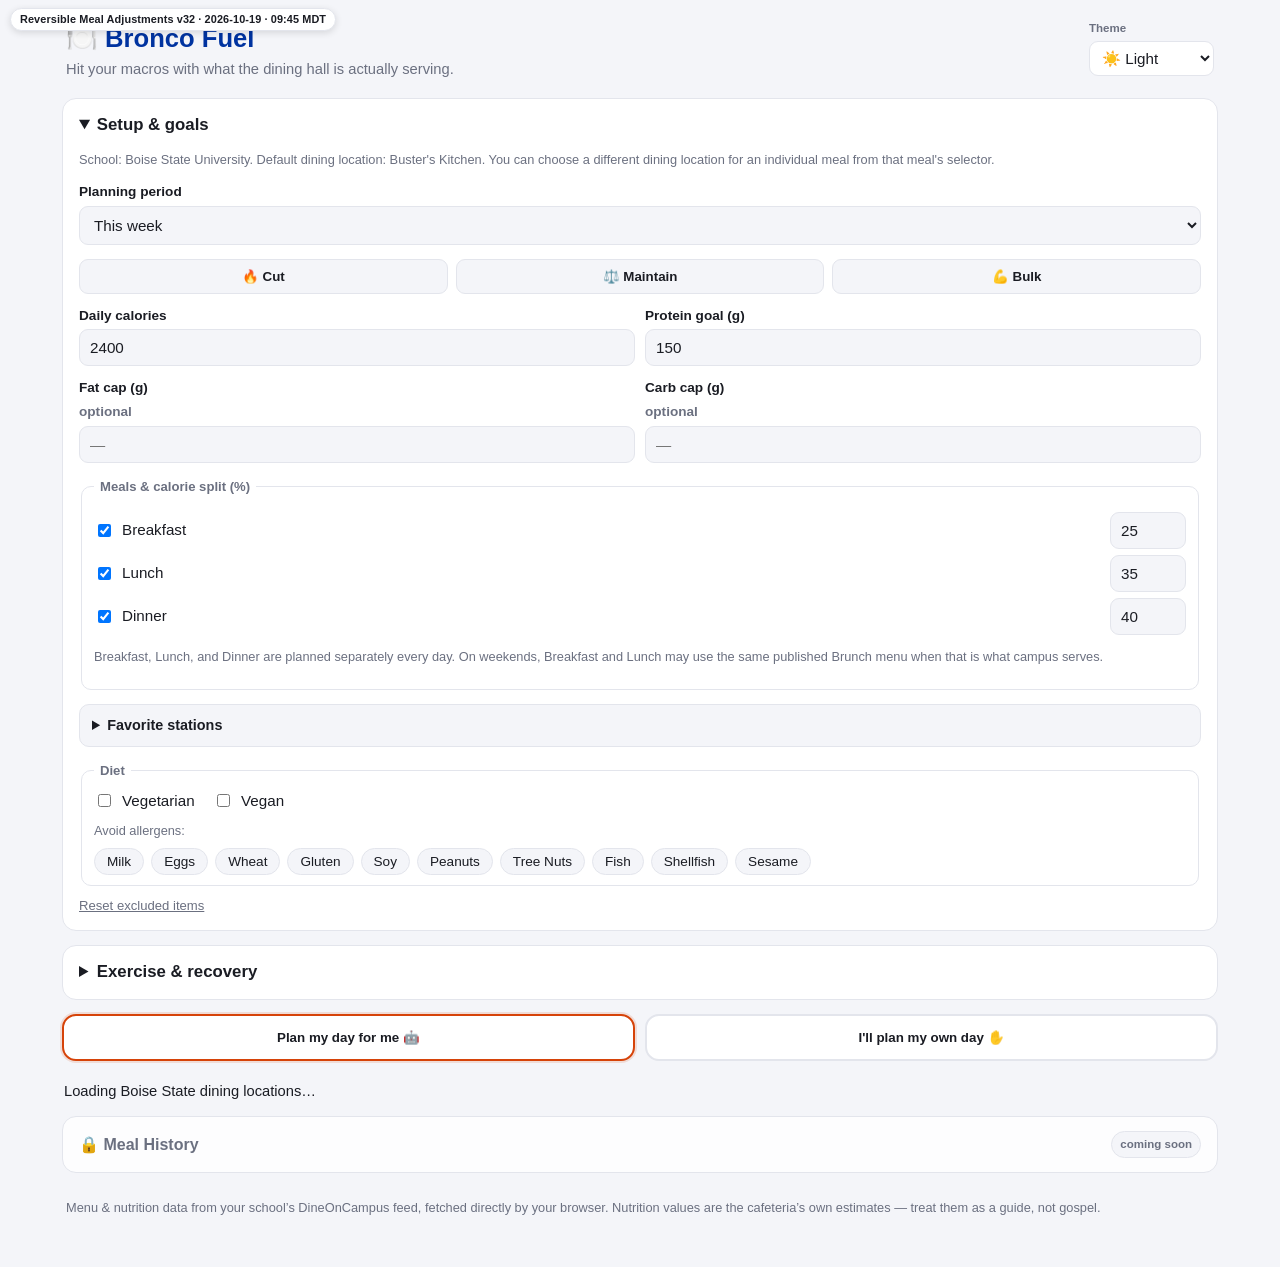
<file: index.html>
<!DOCTYPE html>
<html lang="en">
<head>
  <meta charset="UTF-8" />
  <meta name="viewport" content="width=device-width, initial-scale=1.0, viewport-fit=cover" />
  <meta name="theme-color" content="#0033A0" />
  <title>Bronco Fuel — Cafeteria Meal Planner</title>
  <link rel="manifest" href="manifest.webmanifest" />
  <link rel="icon" href="icon.svg" type="image/svg+xml" />
  <meta name="theme-color" content="#0033A0" />
  <meta name="mobile-web-app-capable" content="yes" />
  <meta name="application-name" content="Bronco Fuel" />
  <link rel="stylesheet" href="style.css" />
</head>
<body>
  <div class="app-version" aria-label="Bronco Fuel build version">Exact Boise State School Selection v29 · 2026-10-13 · 15:35 MDT</div>
  <header class="app-head">
    <div class="head-top">
      <div><h1>🍽️ Bronco Fuel</h1><p class="tagline">Hit your macros with what the dining hall is actually serving.</p></div>
      <label class="theme-control">Theme
        <select id="theme-select" aria-label="Color theme">
          <option value="light">☀️ Light</option>
          <option value="tan">🌾 Tan</option>
          <option value="dark">🌙 Dark</option>
        </select>
      </label>
    </div>
  </header>

  <main>
    <details class="card" open id="setup">
      <summary>Setup &amp; goals</summary>

      <p class="dim small">School: Boise State University. Default dining location: Buster's Kitchen. You can choose a different dining location for an individual meal from that meal's selector.</p>

      <div class="field-row">
        <label>Planning period
          <select id="plan-mode">
            <option value="week">This week</option>
            <option value="today">Today only</option>
          </select>
        </label>
      </div>

      <div class="presets">
        <button type="button" data-preset="cut">🔥 Cut</button>
        <button type="button" data-preset="maintain">⚖️ Maintain</button>
        <button type="button" data-preset="bulk">💪 Bulk</button>
      </div>

      <div class="field-row">
        <label>Daily calories
          <input id="cal" type="number" inputmode="numeric" min="800" max="6000" step="50" />
        </label>
        <label>Protein goal (g)
          <input id="protein" type="number" inputmode="numeric" min="20" max="400" step="5" />
        </label>
      </div>
      <div class="field-row">
        <label>Fat cap (g) <span class="dim">optional</span>
          <input id="fatmax" type="number" inputmode="numeric" min="10" max="300" step="5" placeholder="—" />
        </label>
        <label>Carb cap (g) <span class="dim">optional</span>
          <input id="carbmax" type="number" inputmode="numeric" min="20" max="600" step="10" placeholder="—" />
        </label>
      </div>

      <fieldset class="meals-field">
        <legend>Meals &amp; calorie split (%)</legend>
        <div class="meal-row">
          <label class="check"><input type="checkbox" id="meal-breakfast" /> Breakfast</label>
          <input id="split-breakfast" type="number" inputmode="numeric" min="5" max="80" />
        </div>
        <div class="meal-row">
          <label class="check"><input type="checkbox" id="meal-lunch" /> Lunch</label>
          <input id="split-lunch" type="number" inputmode="numeric" min="5" max="80" />
        </div>
        <div class="meal-row">
          <label class="check"><input type="checkbox" id="meal-dinner" /> Dinner</label>
          <input id="split-dinner" type="number" inputmode="numeric" min="5" max="80" />
        </div>
        <p class="dim small">Breakfast, Lunch, and Dinner are planned separately every day. On weekends, Breakfast and Lunch may use the same published Brunch menu when that is what campus serves.</p>
      </fieldset>

      <details class="station-prefs" id="station-prefs">
        <summary>Favorite stations</summary>
        <p class="dim small">Choose the stations you prefer for each meal. Bronco Fuel will favor those stations when several foods fit your nutrition goals.</p>
        <div id="station-preference-options" class="station-pref-options">
          <div class="dim small">Station choices will appear after a menu has been loaded.</div>
        </div>
      </details>

      <fieldset>
        <legend>Diet</legend>
        <label class="check"><input type="checkbox" id="veg" /> Vegetarian</label>
        <label class="check"><input type="checkbox" id="vegan" /> Vegan</label>
        <div class="dim small" style="margin-top:.5rem">Avoid allergens:</div>
        <div id="allergens" class="chips"></div>
      </fieldset>

      <button type="button" id="reset-excluded" class="linkish">Reset excluded items</button>
    </details>

    <details class="card" id="exercise-card">
      <summary>Exercise &amp; recovery</summary>
      <p class="dim small">Add exercise to increase today’s available calories. Estimates use MET values from the 2024 Adult Compendium of Physical Activities; actual burn varies by person.</p>
      <form id="exercise-form">
        <div class="field-row">
          <label>Date<input id="exercise-date" type="date" required /></label>
          <label>Activity<select id="exercise-activity">
            <option value="lifting">Weight lifting</option><option value="running">Running</option><option value="rucking">Rucking</option><option value="swimming">Swimming</option><option value="walking">Walking</option><option value="boxing">Boxing (moderate)</option><option value="climbing">Climbing (general)</option><option value="cycling">Cycling (general)</option><option value="rowing">Rowing (moderate)</option>
          </select></label>
        </div>
        <div class="field-row">
          <label>Time (minutes)<input id="exercise-minutes" type="number" min="1" step="1" required /></label>
          <label>Body weight (lb)<input id="exercise-weight" type="number" min="50" step="1" required /></label>
        </div>
        <div class="field-row">
          <label>Running/walking/ruck pace (min/mile)<input id="exercise-pace" type="number" min="3" max="30" step="0.1" placeholder="e.g. 9.0" /></label>
          <label>Ruck weight (lb)<input id="exercise-ruck" type="number" min="0" step="1" placeholder="e.g. 40" /></label>
        </div>
        <button class="primary" type="button" id="add-exercise">Add exercise</button>
      </form>
      <div id="exercise-log" class="exercise-list"></div>
    </details>

    <div class="planning-choice" aria-label="Planning style">
      <button id="plan-auto" type="button" class="planning-option selected">Plan my day for me 🤖</button>
      <button id="plan-manual" type="button" class="planning-option">I'll plan my own day ✋</button>
    </div>
    <div class="actions">
      <button id="retry" hidden>Retry connection</button>
    </div>

    <div id="status" class="status" hidden></div>

    <div id="results"></div>

    <div class="card coming-soon-card" id="history" aria-disabled="true">
      <div class="coming-soon-row">
        <span class="coming-soon-title">🔒 Meal History</span>
        <span class="coming-soon-badge">coming soon</span>
      </div>
    </div>
  </main>

  <footer class="dim small">
    Menu &amp; nutrition data from your school’s DineOnCampus feed, fetched directly by your browser.
    Nutrition values are the cafeteria’s own estimates — treat them as a guide, not gospel.
  </footer>

  <script type="module" src="js/app.js?v=20261019-v32"></script>
  <script>
    if ('serviceWorker' in navigator) {
      window.addEventListener('load', () => navigator.serviceWorker.register('./service-worker.js?v=20261013-v29', { updateViaCache: 'none' }).then((registration) => registration.update()).catch(() => {}));
    }
  </script>
</body>
</html>
</file>
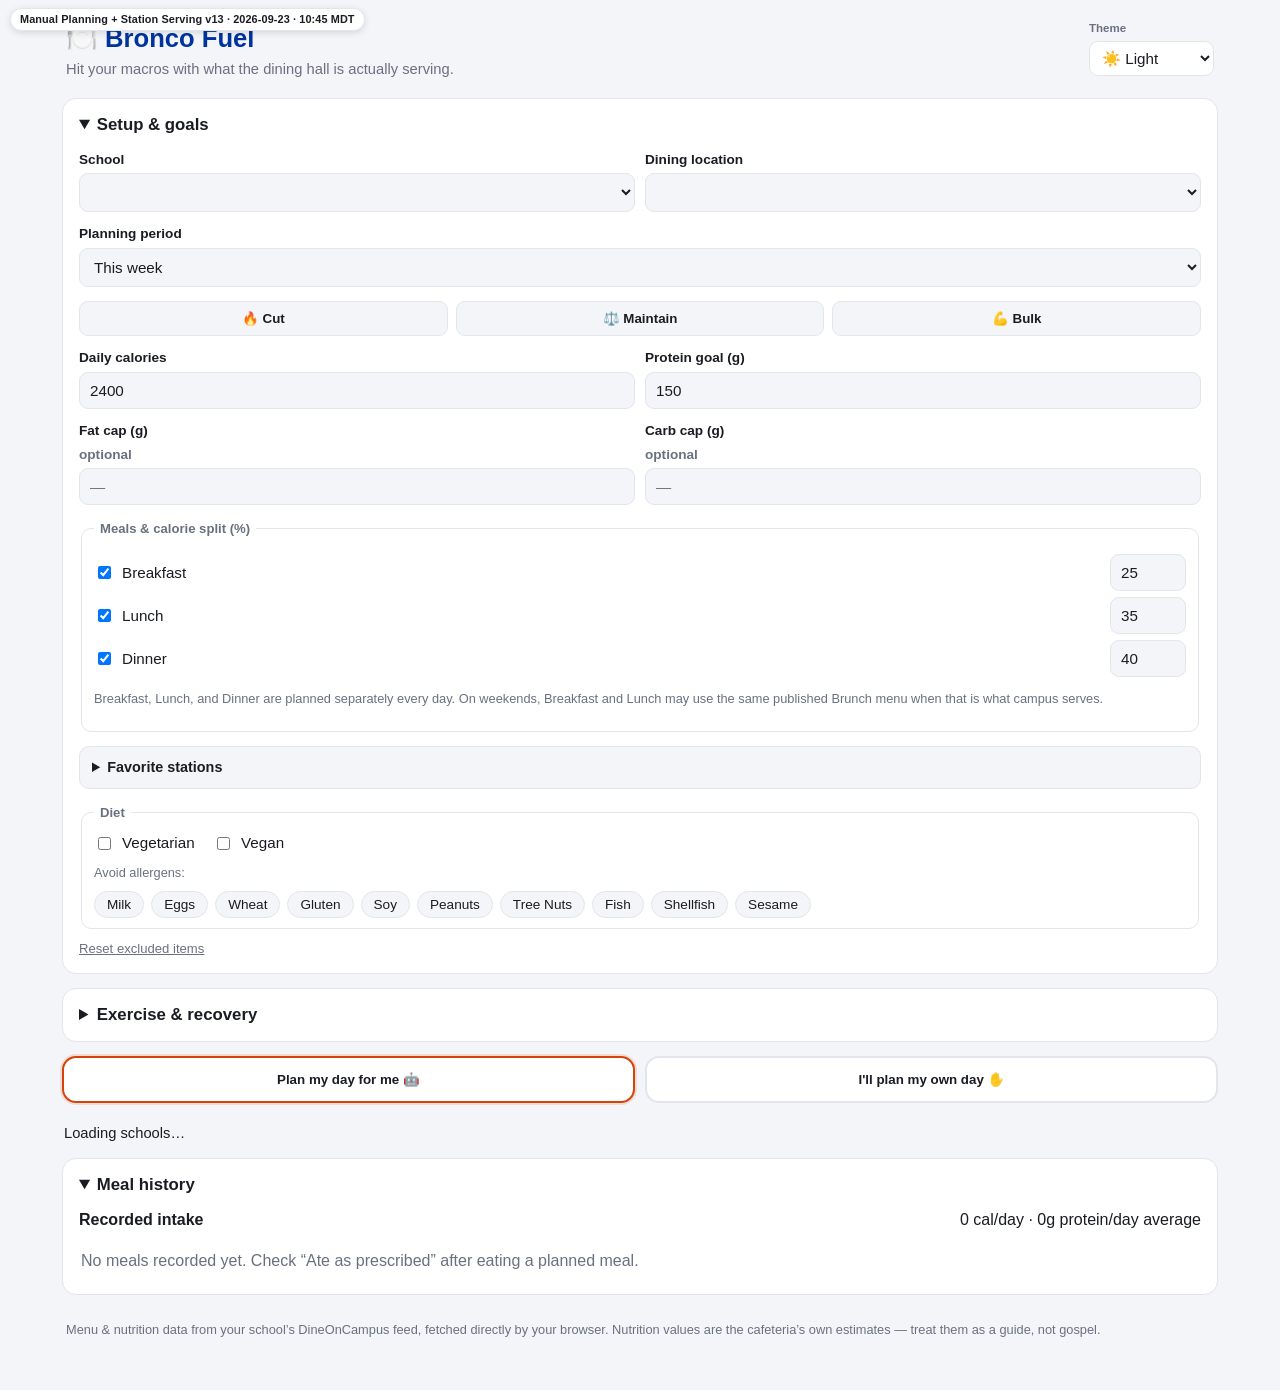
<file: js/index.html>
<!DOCTYPE html>
<html lang="en">
<head>
  <meta charset="UTF-8" />
  <meta name="viewport" content="width=device-width, initial-scale=1.0, viewport-fit=cover" />
  <meta name="theme-color" content="#0033A0" />
  <title>Bronco Fuel — Cafeteria Meal Planner</title>
  <link rel="manifest" href="manifest.webmanifest" />
  <link rel="icon" href="icon.svg" type="image/svg+xml" />
  <meta name="theme-color" content="#0033A0" />
  <meta name="mobile-web-app-capable" content="yes" />
  <meta name="application-name" content="Bronco Fuel" />
  <link rel="stylesheet" href="style.css" />
</head>
<body>
  <div class="app-version" aria-label="Bronco Fuel build version">Manual Planning + Station Serving v13 · 2026-09-23 · 10:45 MDT</div>
  <header class="app-head">
    <div class="head-top">
      <div><h1>🍽️ Bronco Fuel</h1><p class="tagline">Hit your macros with what the dining hall is actually serving.</p></div>
      <label class="theme-control">Theme
        <select id="theme-select" aria-label="Color theme">
          <option value="light">☀️ Light</option>
          <option value="tan">🌾 Tan</option>
          <option value="dark">🌙 Dark</option>
        </select>
      </label>
    </div>
  </header>

  <main>
    <details class="card" open id="setup">
      <summary>Setup &amp; goals</summary>

      <div class="field-row">
        <label>School
          <select id="school"></select>
        </label>
        <label>Dining location
          <select id="location"></select>
        </label>
      </div>

      <div class="field-row">
        <label>Planning period
          <select id="plan-mode">
            <option value="week">This week</option>
            <option value="today">Today only</option>
          </select>
        </label>
      </div>

      <div class="presets">
        <button type="button" data-preset="cut">🔥 Cut</button>
        <button type="button" data-preset="maintain">⚖️ Maintain</button>
        <button type="button" data-preset="bulk">💪 Bulk</button>
      </div>

      <div class="field-row">
        <label>Daily calories
          <input id="cal" type="number" inputmode="numeric" min="800" max="6000" step="50" />
        </label>
        <label>Protein goal (g)
          <input id="protein" type="number" inputmode="numeric" min="20" max="400" step="5" />
        </label>
      </div>
      <div class="field-row">
        <label>Fat cap (g) <span class="dim">optional</span>
          <input id="fatmax" type="number" inputmode="numeric" min="10" max="300" step="5" placeholder="—" />
        </label>
        <label>Carb cap (g) <span class="dim">optional</span>
          <input id="carbmax" type="number" inputmode="numeric" min="20" max="600" step="10" placeholder="—" />
        </label>
      </div>

      <fieldset class="meals-field">
        <legend>Meals &amp; calorie split (%)</legend>
        <div class="meal-row">
          <label class="check"><input type="checkbox" id="meal-breakfast" /> Breakfast</label>
          <input id="split-breakfast" type="number" inputmode="numeric" min="5" max="80" />
        </div>
        <div class="meal-row">
          <label class="check"><input type="checkbox" id="meal-lunch" /> Lunch</label>
          <input id="split-lunch" type="number" inputmode="numeric" min="5" max="80" />
        </div>
        <div class="meal-row">
          <label class="check"><input type="checkbox" id="meal-dinner" /> Dinner</label>
          <input id="split-dinner" type="number" inputmode="numeric" min="5" max="80" />
        </div>
        <p class="dim small">Breakfast, Lunch, and Dinner are planned separately every day. On weekends, Breakfast and Lunch may use the same published Brunch menu when that is what campus serves.</p>
      </fieldset>

      <details class="station-prefs" id="station-prefs">
        <summary>Favorite stations</summary>
        <p class="dim small">Choose the stations you prefer for each meal. Bronco Fuel will favor those stations when several foods fit your nutrition goals.</p>
        <div id="station-preference-options" class="station-pref-options">
          <div class="dim small">Station choices will appear after a menu has been loaded.</div>
        </div>
      </details>

      <fieldset>
        <legend>Diet</legend>
        <label class="check"><input type="checkbox" id="veg" /> Vegetarian</label>
        <label class="check"><input type="checkbox" id="vegan" /> Vegan</label>
        <div class="dim small" style="margin-top:.5rem">Avoid allergens:</div>
        <div id="allergens" class="chips"></div>
      </fieldset>

      <button type="button" id="reset-excluded" class="linkish">Reset excluded items</button>
    </details>

    <details class="card" id="exercise-card">
      <summary>Exercise &amp; recovery</summary>
      <p class="dim small">Add exercise to increase today’s available calories. Estimates use MET values from the 2024 Adult Compendium of Physical Activities; actual burn varies by person.</p>
      <form id="exercise-form">
        <div class="field-row">
          <label>Date<input id="exercise-date" type="date" required /></label>
          <label>Activity<select id="exercise-activity">
            <option value="lifting">Weight lifting</option><option value="running">Running</option><option value="rucking">Rucking</option><option value="swimming">Swimming</option><option value="walking">Walking</option>
          </select></label>
        </div>
        <div class="field-row">
          <label>Time (minutes)<input id="exercise-minutes" type="number" min="1" step="1" required /></label>
          <label>Body weight (lb)<input id="exercise-weight" type="number" min="50" step="1" required /></label>
        </div>
        <div class="field-row">
          <label>Running/walking/ruck pace (min/mile)<input id="exercise-pace" type="number" min="3" max="30" step="0.1" placeholder="e.g. 9.0" /></label>
          <label>Ruck weight (lb)<input id="exercise-ruck" type="number" min="0" step="1" placeholder="e.g. 40" /></label>
        </div>
        <button class="primary" type="button" id="add-exercise">Add exercise</button>
      </form>
      <div id="exercise-log" class="exercise-list"></div>
    </details>

    <div class="planning-choice" aria-label="Planning style">
      <button id="plan-auto" type="button" class="planning-option selected">Plan my day for me 🤖</button>
      <button id="plan-manual" type="button" class="planning-option">I'll plan my own day ✋</button>
    </div>
    <div class="actions">
      <button id="retry" hidden>Retry connection</button>
    </div>

    <div id="status" class="status" hidden></div>

    <div id="results"></div>

    <details class="card" id="history" open>
      <summary>Meal history</summary>
    </details>
  </main>

  <footer class="dim small">
    Menu &amp; nutrition data from your school’s DineOnCampus feed, fetched directly by your browser.
    Nutrition values are the cafeteria’s own estimates — treat them as a guide, not gospel.
  </footer>

  <script type="module" src="js/app.js?v=20260923-v13"></script>
  <script>
    if ('serviceWorker' in navigator) {
      window.addEventListener('load', () => navigator.serviceWorker.register('./service-worker.js'));
    }
  </script>
</body>
</html>
</file>
<file: style.css>
:root {
  --blue: #0033a0;
  --orange: #d64309;
  --bg: #f4f5f9;
  --card: #ffffff;
  --text: #1a1c23;
  --dim: #6b7080;
  --line: #e3e5ec;
  --good: #1a7f37;
  --bad: #c0392b;
  --radius: 14px;
}

body[data-theme="tan"] {
  --blue: #365c78; --orange: #a85a28; --bg: #eee3cf; --card: #fffaf0;
  --text: #3c3025; --dim: #786b5c; --line: #d9ccb7; --good: #4d7a4a; --bad: #a34b3d;
}
body[data-theme="dark"] {
  --blue: #7ea2ff; --orange: #f07a43; --bg: #12141a; --card: #1d2027;
  --text: #eceef4; --dim: #9aa0ae; --line: #2c303a; --good: #4ade80; --bad: #f87171;
}


* { box-sizing: border-box; }

body {
  margin: 0 auto;
  width: min(100% - 24px, 1180px);
  padding: 0 12px calc(24px + env(safe-area-inset-bottom));
  font-family: -apple-system, BlinkMacSystemFont, "Segoe UI", Roboto, sans-serif;
  background: var(--bg);
  color: var(--text);
  line-height: 1.45;
}

.app-head { padding: 20px 4px 4px; }
.head-top { display:flex; align-items:flex-start; justify-content:space-between; gap:18px; }
.theme-control { display:flex; flex-direction:column; gap:4px; font-size:.72rem; font-weight:700; color:var(--dim); min-width:125px; }
.theme-control select { padding:7px 8px; border:1px solid var(--line); border-radius:9px; background:var(--card); color:var(--text); }
.app-head h1 { margin: 0; font-size: 1.6rem; color: var(--blue); }
.tagline { margin: 2px 0 0; color: var(--dim); font-size: 0.92rem; }

.card {
  background: var(--card);
  border: 1px solid var(--line);
  border-radius: var(--radius);
  padding: 14px 16px;
  margin: 14px 0;
}
.card summary {
  font-weight: 700;
  cursor: pointer;
  font-size: 1.05rem;
  outline: none;
}

.field-row { display: flex; gap: 10px; margin-top: 12px; }
.field-row label { flex: 1; display: flex; flex-direction: column; font-size: 0.85rem; font-weight: 600; gap: 4px; }

select, input[type="number"], input[type="date"] {
  width: 100%;
  padding: 9px 10px;
  border: 1px solid var(--line);
  border-radius: 9px;
  background: var(--bg);
  color: var(--text);
  font-size: 0.95rem;
}

.presets { display: flex; gap: 8px; margin-top: 14px; }
.presets button {
  flex: 1;
  padding: 9px 0;
  border: 1px solid var(--line);
  border-radius: 9px;
  background: var(--bg);
  color: var(--text);
  font-weight: 600;
  cursor: pointer;
}
.presets button:active { transform: scale(0.97); }

fieldset {
  border: 1px solid var(--line);
  border-radius: 10px;
  margin-top: 14px;
  padding: 10px 12px;
}
legend { font-size: 0.82rem; font-weight: 700; color: var(--dim); padding: 0 6px; }

.meal-row { display: flex; align-items: center; justify-content: space-between; gap: 10px; margin: 6px 0; }
.meal-row input[type="number"] { width: 76px; }
.check { display: inline-flex; align-items: center; gap: 8px; font-size: 0.95rem; margin-right: 14px; }

.chips { display: flex; flex-wrap: wrap; gap: 7px; margin-top: 8px; }
.chip {
  border: 1px solid var(--line);
  background: var(--bg);
  color: var(--text);
  border-radius: 999px;
  padding: 5px 12px;
  font-size: 0.85rem;
  cursor: pointer;
}
.chip-on { background: var(--orange); border-color: var(--orange); color: #fff; }

.linkish {
  background: none; border: none; color: var(--dim);
  text-decoration: underline; font-size: 0.82rem; margin-top: 12px; cursor: pointer; padding: 0;
}


.planning-choice { display:grid; grid-template-columns:repeat(2,minmax(0,1fr)); gap:10px; margin:14px 0 8px; }
.planning-option { padding:14px 12px; border:2px solid var(--line); border-radius:var(--radius); background:var(--card); color:var(--text); font-weight:800; cursor:pointer; }
.planning-option.selected { border-color:var(--orange); box-shadow:0 0 0 2px color-mix(in srgb, var(--orange) 14%, transparent); }
.planning-option:disabled { opacity:.6; cursor:wait; }

.manual-picker { margin:7px 0 2px; padding:8px; border:1px solid var(--line); border-radius:10px; background:var(--bg); }
.manual-picker-title { display:flex; align-items:baseline; justify-content:space-between; gap:8px; font-weight:800; margin-bottom:5px; font-size:.9rem; }
.manual-picker-note { margin-top:5px; }
.manual-picker-empty { border-style:solid; }
.manual-food-group { border:1px solid var(--line); border-radius:8px; background:var(--card); margin-top:5px; overflow:hidden; }
.manual-food-group summary { padding:6px 8px; cursor:pointer; list-style-position:inside; font-size:.78rem; font-weight:800; color:var(--text); }
.manual-food-group summary::marker { color:var(--orange); }
.manual-food-list { border-top:1px solid var(--line); }
.manual-food-row { width:100%; min-height:42px; display:flex; align-items:center; justify-content:space-between; gap:10px; padding:5px 8px; border:0; border-bottom:1px solid var(--line); background:transparent; color:var(--text); text-align:left; cursor:pointer; }
.manual-food-row:last-child { border-bottom:0; }
.manual-food-row:hover { background:var(--bg); }
.manual-food-row:active { transform:scale(.995); }
.manual-food-name { flex:1; min-width:0; font-size:.84rem; font-weight:700; line-height:1.15; }
.manual-food-name-wrap { flex:1; min-width:0; display:flex; flex-direction:column; align-items:flex-start; gap:2px; }
.manual-food-station { color:var(--dim); opacity:.78; font-size:.66rem; font-weight:500; line-height:1.1; }
.manual-food-stats { flex:0 0 auto; display:flex; flex-direction:column; align-items:flex-end; gap:0; color:var(--dim); font-size:.66rem; line-height:1.2; text-align:right; white-space:nowrap; }
.manual-food-stats span:first-child { color:var(--good); font-weight:800; }

.manual-picker-scroll { max-height: 192px; overflow-y: auto; padding-right: 3px; }
.manual-picker-scroll::-webkit-scrollbar { width: 7px; }
.manual-picker-scroll::-webkit-scrollbar-thumb { background: var(--line); border-radius: 8px; }
.calorie-adjustment { margin: 7px 0 0 6px; padding: 7px 9px; border: 1px solid var(--line); border-radius: 8px; background: var(--bg); font-size: .76rem; font-weight: 700; }
.calorie-overallocated { border-color: color-mix(in srgb, var(--bad) 55%, var(--line)); color: var(--bad); }
.extra-overflow-overlay { position: fixed; inset: 0; z-index: 1000; display: flex; align-items: center; justify-content: center; padding: 18px; background: color-mix(in srgb, #000 48%, transparent); }
.extra-overflow-card { width: min(520px, 100%); max-height: min(80vh, 650px); overflow: auto; padding: 16px; border: 1px solid var(--line); border-radius: 14px; background: var(--card); color: var(--text); box-shadow: 0 18px 50px rgba(0,0,0,.28); }
.extra-overflow-title { font-size: 1.05rem; font-weight: 850; margin-bottom: 7px; }
.extra-overflow-copy { font-size: .84rem; line-height: 1.4; }
.extra-overflow-subtitle { margin: 14px 0 6px; color: var(--dim); font-size: .76rem; font-weight: 800; text-transform: uppercase; letter-spacing: .04em; }
.extra-removal-list { display: grid; gap: 6px; max-height: 260px; overflow-y: auto; }
.extra-removal-option { display:flex; justify-content:space-between; align-items:center; gap:10px; width:100%; padding:9px 10px; border:1px solid var(--line); border-radius:8px; background:var(--bg); color:var(--text); text-align:left; cursor:pointer; }
.extra-removal-option:hover { border-color: var(--orange); }
.extra-removal-stats { flex:0 0 auto; color:var(--dim); font-size:.72rem; white-space:nowrap; }
.extra-overflow-override { width:100%; margin-top:12px; }
.extra-overflow-cancel { width:100%; margin-top:7px; padding:9px; border:1px solid var(--line); border-radius:8px; background:var(--bg); color:var(--text); font-weight:700; cursor:pointer; }

.meal-collapse-toggle { display:none; }
.meal-body-collapsed { display:none; }

.actions { display: flex; gap: 10px; }
button.primary {
  flex: 1;
  padding: 14px;
  font-size: 1.05rem;
  font-weight: 700;
  color: #fff;
  background: var(--orange);
  border: none;
  border-radius: var(--radius);
  cursor: pointer;
}
button.primary:disabled { opacity: 0.6; }
#retry {
  padding: 14px 18px; border-radius: var(--radius);
  border: 1px solid var(--line); background: var(--card); color: var(--text); cursor: pointer;
}

.status { margin: 12px 2px; font-size: 0.92rem; }
.status.error { color: var(--bad); font-weight: 600; }

.day {
  background: var(--card);
  border: 1px solid var(--line);
  border-radius: var(--radius);
  padding: 4px 16px 12px;
  margin: 16px 0;
}
.day-head { display: flex; align-items: baseline; justify-content: space-between; gap: 8px; flex-wrap: wrap; }
.day-head h2 { font-size: 1.12rem; margin: 12px 0 4px; }
.day-summary { color: var(--dim); font-size: 0.88rem; font-weight: 600; }

.meal { border-top: 1px solid var(--line); padding-top: 10px; margin-top: 10px; }
.meal-head { display: flex; flex-direction: column; gap: 6px; }
.meal-name { font-weight: 700; color: var(--orange); text-transform: uppercase; font-size: 0.82rem; letter-spacing: 0.06em; }

.totals-nums { display: flex; gap: 12px; flex-wrap: wrap; font-size: 0.83rem; color: var(--dim); }
.totals-nums .good { color: var(--good); font-weight: 700; }
.totals-nums .short { color: var(--bad); font-weight: 700; }

.bar { height: 6px; border-radius: 3px; background: var(--line); overflow: hidden; }
.bar-fill { height: 100%; background: var(--good); border-radius: 3px; transition: width 0.3s; }
.bar-fill.over { background: var(--bad); }

.stations { margin-top: 8px; }
.station { margin: 10px 0; }
.station-name { font-weight: 700; font-size: 0.94rem; margin-bottom: 4px; }

.item { display: flex; align-items: center; gap: 10px; padding: 6px 0 6px 6px; }
.servings {
  min-width: 34px; text-align: center;
  background: var(--blue); color: #fff;
  border-radius: 8px; font-weight: 800; font-size: 0.9rem; padding: 3px 0;
}
.item-body { flex: 1; min-width: 0; }
.item-name { font-weight: 600; font-size: 0.95rem; }
.item-meta { color: var(--dim); font-size: 0.8rem; }

.swap {
  border: 1px solid var(--line); background: none; color: var(--dim);
  border-radius: 8px; width: 30px; height: 30px; cursor: pointer; flex: none;
}
.swap:hover { color: var(--bad); border-color: var(--bad); }

.dim { color: var(--dim); }
.small { font-size: 0.8rem; }
.pad { padding: 8px 2px; }

footer { margin: 26px 4px; }


/* Meal additions: fruit, vegetable, and drink */
.meal-extras { display: grid; grid-template-columns: repeat(3, minmax(0, 1fr)); gap: 8px; margin: 10px 0 2px 6px; }
.meal-extra { background: var(--bg); border: 1px solid var(--line); border-radius: 9px; padding: 8px 9px; min-width: 0; }
.extra-label { color: var(--dim); font-size: 0.72rem; font-weight: 700; text-transform: uppercase; letter-spacing: 0.04em; }
.extra-name { font-size: 0.88rem; font-weight: 650; margin-top: 2px; overflow-wrap: anywhere; }
.extra-note { margin: 7px 0 0 6px; }
@media (max-width: 460px) { .meal-extras { grid-template-columns: 1fr; } }

.extra-select {
  width: 100%;
  margin-top: 3px;
  padding: 6px 7px;
  border: 1px solid var(--line);
  border-radius: 8px;
  background: var(--card);
  color: var(--text);
  font-size: 0.84rem;
}
.extra-select:focus { outline: 2px solid color-mix(in srgb, var(--blue) 35%, transparent); outline-offset: 1px; }

/* Added features: exercise, meal confirmation, produce/drink selectors, history */
.meal-extras { display: grid; grid-template-columns: repeat(3, 1fr); gap: 8px; margin-top: 10px; }
.meal-extra { border: 1px solid var(--line); border-radius: 10px; padding: 8px; background: var(--bg); min-width: 0; }
.extra-label { color: var(--dim); font-size: .76rem; font-weight: 700; margin-bottom: 4px; }
.extra-select { padding: 7px 8px; font-size: .82rem; }
.extra-empty { opacity: .8; }
.extra-note { margin-top: 7px; }
.eaten-check { display: inline-flex; align-items: center; gap: 6px; font-size: .82rem; font-weight: 600; color: var(--good); }
.meal-eaten { border-left: 4px solid var(--good); padding-left: 12px; }
.exercise-day-note { margin: 2px 0 5px; }
#exercise-form .primary { margin-top: 10px; width: 100%; }
.exercise-list { margin-top: 12px; }
.exercise-entry { display: flex; align-items: center; justify-content: space-between; gap: 10px; border-top: 1px solid var(--line); padding: 9px 0; }
.history-summary { display:flex; justify-content:space-between; gap:10px; margin: 10px 0; flex-wrap:wrap; }
.history-chart { margin: 10px 0 16px; }
.history-row { display:grid; grid-template-columns: 82px 1fr; gap:8px; align-items:center; margin:7px 0; }
.history-date { font-size:.72rem; color:var(--dim); }
.history-bars { display:flex; flex-direction:column; gap:3px; }
.history-bar { min-width: 48px; color:#fff; border-radius:4px; padding:2px 6px; font-size:.68rem; white-space:nowrap; overflow:hidden; }
.history-bar.cal { background:var(--orange); }
.history-bar.pro { background:var(--blue); }
.history-day { border-top:1px solid var(--line); padding:8px 0; }
.history-meal { padding:7px 0 7px 8px; border-left:2px solid var(--line); display:grid; gap:2px; }
@media (max-width: 520px) { .meal-extras { grid-template-columns: 1fr; } .history-row { grid-template-columns: 70px 1fr; } }


/* Meal completion: make the confirmation unmistakable and visually finish the meal. */
.meal-title-row { display:flex; align-items:center; justify-content:space-between; gap:10px; width:100%; }
.eaten-check {
  display:flex; align-items:center; gap:10px; width:100%; margin:4px 0 8px;
  padding:10px 12px; border:2px solid var(--line); border-radius:10px;
  background:var(--card); color:var(--text); font-size:1rem; font-weight:750; cursor:pointer;
  transition:opacity .15s, background .15s, border-color .15s;
}
.eaten-check input { position:absolute; opacity:0; width:1px; height:1px; pointer-events:none; }
.eaten-box {
  width:24px; height:24px; flex:0 0 24px; border:2px solid var(--dim); border-radius:5px;
  display:grid; place-items:center; background:var(--card); color:#fff; font-size:17px; line-height:1;
}
.eaten-check:hover { border-color:var(--blue); }
.eaten-check.checked { border-color:var(--good); background:color-mix(in srgb, var(--good) 10%, var(--card)); }
.eaten-check.checked .eaten-box { border-color:var(--good); background:var(--good); }
.eaten-label { line-height:1.2; }
.meal-complete-badge {
  color:var(--good); font-size:.78rem; font-weight:850; letter-spacing:.04em; white-space:nowrap;
}
.meal-eaten { opacity:.66; border-left:5px solid var(--good); padding-left:12px; }
.meal-eaten .meal-name, .meal-eaten .item-name { text-decoration:line-through; text-decoration-thickness:2px; }
.meal-eaten .meal-complete-badge { opacity:1; }
@media (max-width:460px) {
  .meal-title-row { align-items:flex-start; flex-direction:column; gap:3px; }
  .meal-complete-badge { font-size:.72rem; }
}

/* Exercise editing and station-aware produce choices */
.exercise-actions { display:flex; align-items:center; gap:6px; flex-shrink:0; }
.exercise-actions .swap { min-width: 44px; }
.exercise-editor { border:2px solid var(--blue); border-radius:10px; padding:10px; margin:10px 0; background:var(--bg); }
.exercise-edit-actions { display:flex; gap:8px; margin-top:10px; }
.exercise-edit-actions button { flex:1; }
.exercise-entry .swap { cursor:pointer; }


/* Responsive daily plan: one column on narrow screens, all meals side-by-side on wide screens. */
.day-meals { display:grid; grid-template-columns:1fr; gap:24px; }
@media (min-width: 984px) {
  .day-meals { grid-template-columns:repeat(3, minmax(288px, 1fr)); gap:48px; align-items:start; }
}
.day-nav { display:flex; align-items:center; justify-content:space-between; gap:12px; margin:8px 0 12px; }
.day-nav-center { text-align:center; flex:1; }
.day-nav h2 { margin:0; }
.day-nav button { border:1px solid var(--line); background:var(--card); color:var(--text); border-radius:10px; min-width:44px; min-height:40px; cursor:pointer; font-size:1.1rem; }
.day-nav .today-btn { padding:8px 12px; font-size:.82rem; font-weight:700; }
.day-unplanned { text-align:center; padding:28px 16px; border:1px dashed var(--line); border-radius:12px; background:var(--bg); }
.day-locked { opacity:.72; }
.meal.future-meal .eaten-check { opacity:.55; cursor:not-allowed; }
.meal.past-meal .extra-select, .meal.past-meal .swap { pointer-events:none; opacity:.55; }
.meal.past-meal { opacity:.78; }
@media (max-width:700px) { .head-top { flex-direction:column; } .theme-control { align-self:flex-end; } }

/* Favorite station preferences and multi-drink tracking */
.station-prefs { border:1px solid var(--line); border-radius:10px; padding:10px 12px; margin-top:14px; background:var(--bg); }
.station-prefs summary { cursor:pointer; font-weight:700; font-size:.9rem; }
.station-pref-options { margin-top:10px; display:grid; gap:10px; }
.station-pref-group { display:flex; flex-wrap:wrap; gap:7px 14px; align-items:center; padding-top:8px; border-top:1px solid var(--line); }
.station-pref-group strong { width:100%; color:var(--orange); font-size:.8rem; text-transform:uppercase; letter-spacing:.04em; }
.station-pref-check { margin:0; font-size:.85rem; }
.drink-extra { grid-column: 1 / -1; }
.drink-add-row { display:grid; grid-template-columns:minmax(0, 1fr); gap:8px; align-items:stretch; }
.drink-add-row .extra-select { width:100%; min-width:0; }
.add-drink { white-space:nowrap; width:100%; }
.add-drink { border:1px solid var(--blue); background:var(--blue); color:#fff; border-radius:8px; padding:7px 9px; font-weight:700; cursor:pointer; white-space:nowrap; }
.add-drink:disabled { opacity:.55; cursor:not-allowed; }
.drink-list { margin-top:7px; display:grid; gap:5px; }
.drink-row { display:flex; justify-content:space-between; gap:7px; align-items:center; font-size:.78rem; padding:5px 6px; border-radius:7px; background:color-mix(in srgb, var(--blue) 8%, var(--bg)); }
.drink-remove { width:25px; height:25px; border:1px solid var(--line); background:var(--card); color:var(--bad); border-radius:6px; cursor:pointer; }


/* Keep fruit and vegetable selectors balanced within their shared row. */
.meal-extras { grid-template-columns: repeat(2, minmax(0, 1fr)); }
.meal-extra:nth-child(3) { grid-column: 1 / -1; }
@media (max-width: 520px) { .meal-extras { grid-template-columns: 1fr; } .meal-extra:nth-child(3) { grid-column: auto; } }


/* Direct food swaps and per-meal dining-location overrides */
.meal-location { display:flex; align-items:center; gap:8px; flex-wrap:wrap; font-size:.82rem; margin:2px 0 2px; }
.meal-location-label { color:var(--dim); font-weight:700; }
.meal-location-select { width:auto; min-width:190px; max-width:100%; padding:7px 9px; }
.swap-panel { margin:2px 0 8px 44px; padding:9px; border:1px solid var(--line); border-radius:10px; background:var(--bg); display:grid; gap:6px; }
.swap-panel-title { font-size:.78rem; font-weight:700; color:var(--dim); margin-bottom:2px; }
.swap-option { display:flex; justify-content:space-between; align-items:center; gap:10px; text-align:left; width:100%; padding:8px 9px; border:1px solid var(--line); border-radius:8px; background:var(--card); color:var(--text); cursor:pointer; }
.swap-option:hover { border-color:var(--blue); }
.swap-option strong { font-size:.86rem; }
.swap-option .item-meta { text-align:right; }
.swap-empty { color:var(--dim); font-size:.8rem; }
.remove-item { color:var(--bad); }
@media (max-width:520px) {
  .meal-location { align-items:stretch; flex-direction:column; }
  .meal-location-select { width:100%; }
  .swap-panel { margin-left:0; }
  .swap-option { align-items:flex-start; flex-direction:column; }
  .swap-option .item-meta { text-align:left; }
}

.swap-button { width:auto; min-width:50px; padding:0 7px; font-weight:700; }


/* Supported-service guardrails */
.coming-soon-card {
  color: var(--dim);
  background: color-mix(in srgb, var(--card) 82%, var(--bg));
}
.coming-soon-row {
  display:flex;
  align-items:center;
  justify-content:space-between;
  gap:10px;
}
.coming-soon-title { font-weight:800; color:var(--dim); }
.coming-soon-badge {
  flex:0 0 auto;
  padding:4px 8px;
  border:1px solid var(--line);
  border-radius:999px;
  background:var(--bg);
  color:var(--dim);
  font-size:.72rem;
  font-weight:800;
  text-transform:lowercase;
}
select option:disabled {
  color: var(--dim);
  background: var(--bg);
}

.app-version { position: fixed; top: 8px; left: 10px; z-index: 2000; max-width: calc(100vw - 20px); font-size: .68rem; line-height: 1.2; font-weight: 800; letter-spacing: .01em; color: var(--text); background: var(--card); border: 1px solid var(--line); border-radius: 999px; padding: 4px 9px; box-shadow: 0 2px 7px rgba(0,0,0,.12); pointer-events: none; }

/* Meal reset is a primary interaction, not a plain text action. */
.meal-actions { display:flex; gap:8px; margin:6px 0; }
.meal-reset-button {
  border:1px solid var(--blue);
  background:var(--card);
  color:var(--blue);
  border-radius:9px;
  padding:7px 11px;
  font-weight:800;
  cursor:pointer;
  box-shadow:0 1px 2px rgba(0,0,0,.08);
  transition:transform .08s ease, background .12s ease, color .12s ease;
}
.meal-reset-button:hover { background:var(--blue); color:#fff; }
.meal-reset-button:active { transform:scale(.97); }
.meal-reset-button:disabled { opacity:.55; cursor:not-allowed; }

@media (max-width: 700px) {
  .planning-choice { grid-template-columns:1fr; }
  .meal-collapse-toggle { display:block; width:100%; text-align:left; border:0; background:none; color:var(--orange); padding:7px 0 3px; font-weight:800; font-size:.9rem; cursor:pointer; }
  .meal-collapse-toggle + .meal-body { margin-top:2px; }
}
@media (min-width: 701px) {
  .meal-body-collapsed { display:block; }
}
</file>
<file: js/style.css>
:root {
  --blue: #0033a0;
  --orange: #d64309;
  --bg: #f4f5f9;
  --card: #ffffff;
  --text: #1a1c23;
  --dim: #6b7080;
  --line: #e3e5ec;
  --good: #1a7f37;
  --bad: #c0392b;
  --radius: 14px;
}

body[data-theme="tan"] {
  --blue: #365c78; --orange: #a85a28; --bg: #eee3cf; --card: #fffaf0;
  --text: #3c3025; --dim: #786b5c; --line: #d9ccb7; --good: #4d7a4a; --bad: #a34b3d;
}
body[data-theme="dark"] {
  --blue: #7ea2ff; --orange: #f07a43; --bg: #12141a; --card: #1d2027;
  --text: #eceef4; --dim: #9aa0ae; --line: #2c303a; --good: #4ade80; --bad: #f87171;
}


* { box-sizing: border-box; }

body {
  margin: 0 auto;
  width: min(100% - 24px, 1180px);
  padding: 0 12px calc(24px + env(safe-area-inset-bottom));
  font-family: -apple-system, BlinkMacSystemFont, "Segoe UI", Roboto, sans-serif;
  background: var(--bg);
  color: var(--text);
  line-height: 1.45;
}

.app-head { padding: 20px 4px 4px; }
.head-top { display:flex; align-items:flex-start; justify-content:space-between; gap:18px; }
.theme-control { display:flex; flex-direction:column; gap:4px; font-size:.72rem; font-weight:700; color:var(--dim); min-width:125px; }
.theme-control select { padding:7px 8px; border:1px solid var(--line); border-radius:9px; background:var(--card); color:var(--text); }
.app-head h1 { margin: 0; font-size: 1.6rem; color: var(--blue); }
.tagline { margin: 2px 0 0; color: var(--dim); font-size: 0.92rem; }

.card {
  background: var(--card);
  border: 1px solid var(--line);
  border-radius: var(--radius);
  padding: 14px 16px;
  margin: 14px 0;
}
.card summary {
  font-weight: 700;
  cursor: pointer;
  font-size: 1.05rem;
  outline: none;
}

.field-row { display: flex; gap: 10px; margin-top: 12px; }
.field-row label { flex: 1; display: flex; flex-direction: column; font-size: 0.85rem; font-weight: 600; gap: 4px; }

select, input[type="number"] {
  width: 100%;
  padding: 9px 10px;
  border: 1px solid var(--line);
  border-radius: 9px;
  background: var(--bg);
  color: var(--text);
  font-size: 0.95rem;
}

.presets { display: flex; gap: 8px; margin-top: 14px; }
.presets button {
  flex: 1;
  padding: 9px 0;
  border: 1px solid var(--line);
  border-radius: 9px;
  background: var(--bg);
  color: var(--text);
  font-weight: 600;
  cursor: pointer;
}
.presets button:active { transform: scale(0.97); }

fieldset {
  border: 1px solid var(--line);
  border-radius: 10px;
  margin-top: 14px;
  padding: 10px 12px;
}
legend { font-size: 0.82rem; font-weight: 700; color: var(--dim); padding: 0 6px; }

.meal-row { display: flex; align-items: center; justify-content: space-between; gap: 10px; margin: 6px 0; }
.meal-row input[type="number"] { width: 76px; }
.check { display: inline-flex; align-items: center; gap: 8px; font-size: 0.95rem; margin-right: 14px; }

.chips { display: flex; flex-wrap: wrap; gap: 7px; margin-top: 8px; }
.chip {
  border: 1px solid var(--line);
  background: var(--bg);
  color: var(--text);
  border-radius: 999px;
  padding: 5px 12px;
  font-size: 0.85rem;
  cursor: pointer;
}
.chip-on { background: var(--orange); border-color: var(--orange); color: #fff; }

.linkish {
  background: none; border: none; color: var(--dim);
  text-decoration: underline; font-size: 0.82rem; margin-top: 12px; cursor: pointer; padding: 0;
}


.planning-choice { display:grid; grid-template-columns:repeat(2,minmax(0,1fr)); gap:10px; margin:14px 0 8px; }
.planning-option { padding:14px 12px; border:2px solid var(--line); border-radius:var(--radius); background:var(--card); color:var(--text); font-weight:800; cursor:pointer; }
.planning-option.selected { border-color:var(--orange); box-shadow:0 0 0 2px color-mix(in srgb, var(--orange) 14%, transparent); }
.planning-option:disabled { opacity:.6; cursor:wait; }

.manual-picker { margin:7px 0 2px; padding:8px; border:1px solid var(--line); border-radius:10px; background:var(--bg); }
.manual-picker-title { display:flex; align-items:baseline; justify-content:space-between; gap:8px; font-weight:800; margin-bottom:5px; font-size:.9rem; }
.manual-picker-note { margin-top:5px; }
.manual-picker-empty { border-style:solid; }
.manual-food-group { border:1px solid var(--line); border-radius:8px; background:var(--card); margin-top:5px; overflow:hidden; }
.manual-food-group summary { padding:6px 8px; cursor:pointer; list-style-position:inside; font-size:.78rem; font-weight:800; color:var(--text); }
.manual-food-group summary::marker { color:var(--orange); }
.manual-food-list { border-top:1px solid var(--line); }
.manual-food-row { width:100%; min-height:42px; display:flex; align-items:center; justify-content:space-between; gap:10px; padding:5px 8px; border:0; border-bottom:1px solid var(--line); background:transparent; color:var(--text); text-align:left; cursor:pointer; }
.manual-food-row:last-child { border-bottom:0; }
.manual-food-row:hover { background:var(--bg); }
.manual-food-row:active { transform:scale(.995); }
.manual-food-name { flex:1; min-width:0; font-size:.84rem; font-weight:700; line-height:1.15; }
.manual-food-stats { flex:0 0 auto; display:flex; flex-direction:column; align-items:flex-end; gap:0; color:var(--dim); font-size:.66rem; line-height:1.2; text-align:right; white-space:nowrap; }
.manual-food-stats span:first-child { color:var(--good); font-weight:800; }

.manual-picker-scroll { max-height: 192px; overflow-y: auto; padding-right: 3px; }
.manual-picker-scroll::-webkit-scrollbar { width: 7px; }
.manual-picker-scroll::-webkit-scrollbar-thumb { background: var(--line); border-radius: 8px; }
.calorie-adjustment { margin: 7px 0 0 6px; padding: 7px 9px; border: 1px solid var(--line); border-radius: 8px; background: var(--bg); font-size: .76rem; font-weight: 700; }
.calorie-overallocated { border-color: color-mix(in srgb, var(--bad) 55%, var(--line)); color: var(--bad); }
.extra-overflow-overlay { position: fixed; inset: 0; z-index: 1000; display: flex; align-items: center; justify-content: center; padding: 18px; background: color-mix(in srgb, #000 48%, transparent); }
.extra-overflow-card { width: min(520px, 100%); max-height: min(80vh, 650px); overflow: auto; padding: 16px; border: 1px solid var(--line); border-radius: 14px; background: var(--card); color: var(--text); box-shadow: 0 18px 50px rgba(0,0,0,.28); }
.extra-overflow-title { font-size: 1.05rem; font-weight: 850; margin-bottom: 7px; }
.extra-overflow-copy { font-size: .84rem; line-height: 1.4; }
.extra-overflow-subtitle { margin: 14px 0 6px; color: var(--dim); font-size: .76rem; font-weight: 800; text-transform: uppercase; letter-spacing: .04em; }
.extra-removal-list { display: grid; gap: 6px; max-height: 260px; overflow-y: auto; }
.extra-removal-option { display:flex; justify-content:space-between; align-items:center; gap:10px; width:100%; padding:9px 10px; border:1px solid var(--line); border-radius:8px; background:var(--bg); color:var(--text); text-align:left; cursor:pointer; }
.extra-removal-option:hover { border-color: var(--orange); }
.extra-removal-stats { flex:0 0 auto; color:var(--dim); font-size:.72rem; white-space:nowrap; }
.extra-overflow-override { width:100%; margin-top:12px; }
.extra-overflow-cancel { width:100%; margin-top:7px; padding:9px; border:1px solid var(--line); border-radius:8px; background:var(--bg); color:var(--text); font-weight:700; cursor:pointer; }

.meal-collapse-toggle { display:none; }
.meal-body-collapsed { display:none; }

.actions { display: flex; gap: 10px; }
button.primary {
  flex: 1;
  padding: 14px;
  font-size: 1.05rem;
  font-weight: 700;
  color: #fff;
  background: var(--orange);
  border: none;
  border-radius: var(--radius);
  cursor: pointer;
}
button.primary:disabled { opacity: 0.6; }
#retry {
  padding: 14px 18px; border-radius: var(--radius);
  border: 1px solid var(--line); background: var(--card); color: var(--text); cursor: pointer;
}

.status { margin: 12px 2px; font-size: 0.92rem; }
.status.error { color: var(--bad); font-weight: 600; }

.day {
  background: var(--card);
  border: 1px solid var(--line);
  border-radius: var(--radius);
  padding: 4px 16px 12px;
  margin: 16px 0;
}
.day-head { display: flex; align-items: baseline; justify-content: space-between; gap: 8px; flex-wrap: wrap; }
.day-head h2 { font-size: 1.12rem; margin: 12px 0 4px; }
.day-summary { color: var(--dim); font-size: 0.88rem; font-weight: 600; }

.meal { border-top: 1px solid var(--line); padding-top: 10px; margin-top: 10px; }
.meal-head { display: flex; flex-direction: column; gap: 6px; }
.meal-name { font-weight: 700; color: var(--orange); text-transform: uppercase; font-size: 0.82rem; letter-spacing: 0.06em; }

.totals-nums { display: flex; gap: 12px; flex-wrap: wrap; font-size: 0.83rem; color: var(--dim); }
.totals-nums .good { color: var(--good); font-weight: 700; }
.totals-nums .short { color: var(--bad); font-weight: 700; }

.bar { height: 6px; border-radius: 3px; background: var(--line); overflow: hidden; }
.bar-fill { height: 100%; background: var(--good); border-radius: 3px; transition: width 0.3s; }
.bar-fill.over { background: var(--bad); }

.stations { margin-top: 8px; }
.station { margin: 10px 0; }
.station-name { font-weight: 700; font-size: 0.94rem; margin-bottom: 4px; }

.item { display: flex; align-items: center; gap: 10px; padding: 6px 0 6px 6px; }
.servings {
  min-width: 34px; text-align: center;
  background: var(--blue); color: #fff;
  border-radius: 8px; font-weight: 800; font-size: 0.9rem; padding: 3px 0;
}
.item-body { flex: 1; min-width: 0; }
.item-name { font-weight: 600; font-size: 0.95rem; }
.item-meta { color: var(--dim); font-size: 0.8rem; }

.swap {
  border: 1px solid var(--line); background: none; color: var(--dim);
  border-radius: 8px; width: 30px; height: 30px; cursor: pointer; flex: none;
}
.swap:hover { color: var(--bad); border-color: var(--bad); }

.dim { color: var(--dim); }
.small { font-size: 0.8rem; }
.pad { padding: 8px 2px; }

footer { margin: 26px 4px; }


/* Meal additions: fruit, vegetable, and drink */
.meal-extras { display: grid; grid-template-columns: repeat(3, minmax(0, 1fr)); gap: 8px; margin: 10px 0 2px 6px; }
.meal-extra { background: var(--bg); border: 1px solid var(--line); border-radius: 9px; padding: 8px 9px; min-width: 0; }
.extra-label { color: var(--dim); font-size: 0.72rem; font-weight: 700; text-transform: uppercase; letter-spacing: 0.04em; }
.extra-name { font-size: 0.88rem; font-weight: 650; margin-top: 2px; overflow-wrap: anywhere; }
.extra-note { margin: 7px 0 0 6px; }
@media (max-width: 460px) { .meal-extras { grid-template-columns: 1fr; } }

.extra-select {
  width: 100%;
  margin-top: 3px;
  padding: 6px 7px;
  border: 1px solid var(--line);
  border-radius: 8px;
  background: var(--card);
  color: var(--text);
  font-size: 0.84rem;
}
.extra-select:focus { outline: 2px solid color-mix(in srgb, var(--blue) 35%, transparent); outline-offset: 1px; }

/* Added features: exercise, meal confirmation, produce/drink selectors, history */
.meal-extras { display: grid; grid-template-columns: repeat(3, 1fr); gap: 8px; margin-top: 10px; }
.meal-extra { border: 1px solid var(--line); border-radius: 10px; padding: 8px; background: var(--bg); min-width: 0; }
.extra-label { color: var(--dim); font-size: .76rem; font-weight: 700; margin-bottom: 4px; }
.extra-select { padding: 7px 8px; font-size: .82rem; }
.extra-empty { opacity: .8; }
.extra-note { margin-top: 7px; }
.eaten-check { display: inline-flex; align-items: center; gap: 6px; font-size: .82rem; font-weight: 600; color: var(--good); }
.meal-eaten { border-left: 4px solid var(--good); padding-left: 12px; }
.exercise-day-note { margin: 2px 0 5px; }
#exercise-form .primary { margin-top: 10px; width: 100%; }
.exercise-list { margin-top: 12px; }
.exercise-entry { display: flex; align-items: center; justify-content: space-between; gap: 10px; border-top: 1px solid var(--line); padding: 9px 0; }
.history-summary { display:flex; justify-content:space-between; gap:10px; margin: 10px 0; flex-wrap:wrap; }
.history-chart { margin: 10px 0 16px; }
.history-row { display:grid; grid-template-columns: 82px 1fr; gap:8px; align-items:center; margin:7px 0; }
.history-date { font-size:.72rem; color:var(--dim); }
.history-bars { display:flex; flex-direction:column; gap:3px; }
.history-bar { min-width: 48px; color:#fff; border-radius:4px; padding:2px 6px; font-size:.68rem; white-space:nowrap; overflow:hidden; }
.history-bar.cal { background:var(--orange); }
.history-bar.pro { background:var(--blue); }
.history-day { border-top:1px solid var(--line); padding:8px 0; }
.history-meal { padding:7px 0 7px 8px; border-left:2px solid var(--line); display:grid; gap:2px; }
@media (max-width: 520px) { .meal-extras { grid-template-columns: 1fr; } .history-row { grid-template-columns: 70px 1fr; } }


/* Meal completion: make the confirmation unmistakable and visually finish the meal. */
.meal-title-row { display:flex; align-items:center; justify-content:space-between; gap:10px; width:100%; }
.eaten-check {
  display:flex; align-items:center; gap:10px; width:100%; margin:4px 0 8px;
  padding:10px 12px; border:2px solid var(--line); border-radius:10px;
  background:var(--card); color:var(--text); font-size:1rem; font-weight:750; cursor:pointer;
  transition:opacity .15s, background .15s, border-color .15s;
}
.eaten-check input { position:absolute; opacity:0; width:1px; height:1px; pointer-events:none; }
.eaten-box {
  width:24px; height:24px; flex:0 0 24px; border:2px solid var(--dim); border-radius:5px;
  display:grid; place-items:center; background:var(--card); color:#fff; font-size:17px; line-height:1;
}
.eaten-check:hover { border-color:var(--blue); }
.eaten-check.checked { border-color:var(--good); background:color-mix(in srgb, var(--good) 10%, var(--card)); }
.eaten-check.checked .eaten-box { border-color:var(--good); background:var(--good); }
.eaten-label { line-height:1.2; }
.meal-complete-badge {
  color:var(--good); font-size:.78rem; font-weight:850; letter-spacing:.04em; white-space:nowrap;
}
.meal-eaten { opacity:.66; border-left:5px solid var(--good); padding-left:12px; }
.meal-eaten .meal-name, .meal-eaten .item-name { text-decoration:line-through; text-decoration-thickness:2px; }
.meal-eaten .meal-complete-badge { opacity:1; }
@media (max-width:460px) {
  .meal-title-row { align-items:flex-start; flex-direction:column; gap:3px; }
  .meal-complete-badge { font-size:.72rem; }
}

/* Exercise editing and station-aware produce choices */
.exercise-actions { display:flex; align-items:center; gap:6px; flex-shrink:0; }
.exercise-actions .swap { min-width: 44px; }
.exercise-editor { border:2px solid var(--blue); border-radius:10px; padding:10px; margin:10px 0; background:var(--bg); }
.exercise-edit-actions { display:flex; gap:8px; margin-top:10px; }
.exercise-edit-actions button { flex:1; }
.exercise-entry .swap { cursor:pointer; }


/* Responsive daily plan: one column on narrow screens, all meals side-by-side on wide screens. */
.day-meals { display:grid; grid-template-columns:1fr; gap:24px; }
@media (min-width: 984px) {
  .day-meals { grid-template-columns:repeat(3, minmax(288px, 1fr)); gap:48px; align-items:start; }
}
.day-nav { display:flex; align-items:center; justify-content:space-between; gap:12px; margin:8px 0 12px; }
.day-nav-center { text-align:center; flex:1; }
.day-nav h2 { margin:0; }
.day-nav button { border:1px solid var(--line); background:var(--card); color:var(--text); border-radius:10px; min-width:44px; min-height:40px; cursor:pointer; font-size:1.1rem; }
.day-nav .today-btn { padding:8px 12px; font-size:.82rem; font-weight:700; }
.day-unplanned { text-align:center; padding:28px 16px; border:1px dashed var(--line); border-radius:12px; background:var(--bg); }
.day-locked { opacity:.72; }
.meal.future-meal .eaten-check { opacity:.55; cursor:not-allowed; }
.meal.past-meal .extra-select, .meal.past-meal .swap { pointer-events:none; opacity:.55; }
.meal.past-meal { opacity:.78; }
@media (max-width:700px) { .head-top { flex-direction:column; } .theme-control { align-self:flex-end; } }

/* Favorite station preferences and multi-drink tracking */
.station-prefs { border:1px solid var(--line); border-radius:10px; padding:10px 12px; margin-top:14px; background:var(--bg); }
.station-prefs summary { cursor:pointer; font-weight:700; font-size:.9rem; }
.station-pref-options { margin-top:10px; display:grid; gap:10px; }
.station-pref-group { display:flex; flex-wrap:wrap; gap:7px 14px; align-items:center; padding-top:8px; border-top:1px solid var(--line); }
.station-pref-group strong { width:100%; color:var(--orange); font-size:.8rem; text-transform:uppercase; letter-spacing:.04em; }
.station-pref-check { margin:0; font-size:.85rem; }
.drink-extra { grid-column: span 1; }
.drink-add-row { display:grid; grid-template-columns:minmax(0, 1fr); gap:8px; align-items:stretch; }
.drink-add-row .extra-select { width:100%; min-width:0; }
.add-drink { white-space:nowrap; width:100%; }
.add-drink { border:1px solid var(--blue); background:var(--blue); color:#fff; border-radius:8px; padding:7px 9px; font-weight:700; cursor:pointer; white-space:nowrap; }
.add-drink:disabled { opacity:.55; cursor:not-allowed; }
.drink-list { margin-top:7px; display:grid; gap:5px; }
.drink-row { display:flex; justify-content:space-between; gap:7px; align-items:center; font-size:.78rem; padding:5px 6px; border-radius:7px; background:color-mix(in srgb, var(--blue) 8%, var(--bg)); }
.drink-remove { width:25px; height:25px; border:1px solid var(--line); background:var(--card); color:var(--bad); border-radius:6px; cursor:pointer; }


/* Keep fruit and vegetable selectors balanced within their shared row. */
.meal-extras { grid-template-columns: repeat(2, minmax(0, 1fr)); }
.meal-extra:nth-child(3) { grid-column: 1 / -1; }
@media (max-width: 520px) { .meal-extras { grid-template-columns: 1fr; } .meal-extra:nth-child(3) { grid-column: auto; } }


/* Direct food swaps and per-meal dining-location overrides */
.meal-location { display:flex; align-items:center; gap:8px; flex-wrap:wrap; font-size:.82rem; margin:2px 0 2px; }
.meal-location-label { color:var(--dim); font-weight:700; }
.meal-location-select { width:auto; min-width:190px; max-width:100%; padding:7px 9px; }
.swap-panel { margin:2px 0 8px 44px; padding:9px; border:1px solid var(--line); border-radius:10px; background:var(--bg); display:grid; gap:6px; }
.swap-panel-title { font-size:.78rem; font-weight:700; color:var(--dim); margin-bottom:2px; }
.swap-option { display:flex; justify-content:space-between; align-items:center; gap:10px; text-align:left; width:100%; padding:8px 9px; border:1px solid var(--line); border-radius:8px; background:var(--card); color:var(--text); cursor:pointer; }
.swap-option:hover { border-color:var(--blue); }
.swap-option strong { font-size:.86rem; }
.swap-option .item-meta { text-align:right; }
.swap-empty { color:var(--dim); font-size:.8rem; }
.remove-item { color:var(--bad); }
@media (max-width:520px) {
  .meal-location { align-items:stretch; flex-direction:column; }
  .meal-location-select { width:100%; }
  .swap-panel { margin-left:0; }
  .swap-option { align-items:flex-start; flex-direction:column; }
  .swap-option .item-meta { text-align:left; }
}

.swap-button { width:auto; min-width:50px; padding:0 7px; font-weight:700; }

.app-version { position: fixed; top: 8px; left: 10px; z-index: 2000; max-width: calc(100vw - 20px); font-size: .68rem; line-height: 1.2; font-weight: 800; letter-spacing: .01em; color: var(--text); background: var(--card); border: 1px solid var(--line); border-radius: 999px; padding: 4px 9px; box-shadow: 0 2px 7px rgba(0,0,0,.12); pointer-events: none; }

/* Meal reset is a primary interaction, not a plain text action. */
.meal-actions { display:flex; gap:8px; margin:6px 0; }
.meal-reset-button {
  border:1px solid var(--blue);
  background:var(--card);
  color:var(--blue);
  border-radius:9px;
  padding:7px 11px;
  font-weight:800;
  cursor:pointer;
  box-shadow:0 1px 2px rgba(0,0,0,.08);
  transition:transform .08s ease, background .12s ease, color .12s ease;
}
.meal-reset-button:hover { background:var(--blue); color:#fff; }
.meal-reset-button:active { transform:scale(.97); }
.meal-reset-button:disabled { opacity:.55; cursor:not-allowed; }

@media (max-width: 700px) {
  .planning-choice { grid-template-columns:1fr; }
  .meal-collapse-toggle { display:block; width:100%; text-align:left; border:0; background:none; color:var(--orange); padding:7px 0 3px; font-weight:800; font-size:.9rem; cursor:pointer; }
  .meal-collapse-toggle + .meal-body { margin-top:2px; }
}
@media (min-width: 701px) {
  .meal-body-collapsed { display:block; }
}
</file>
